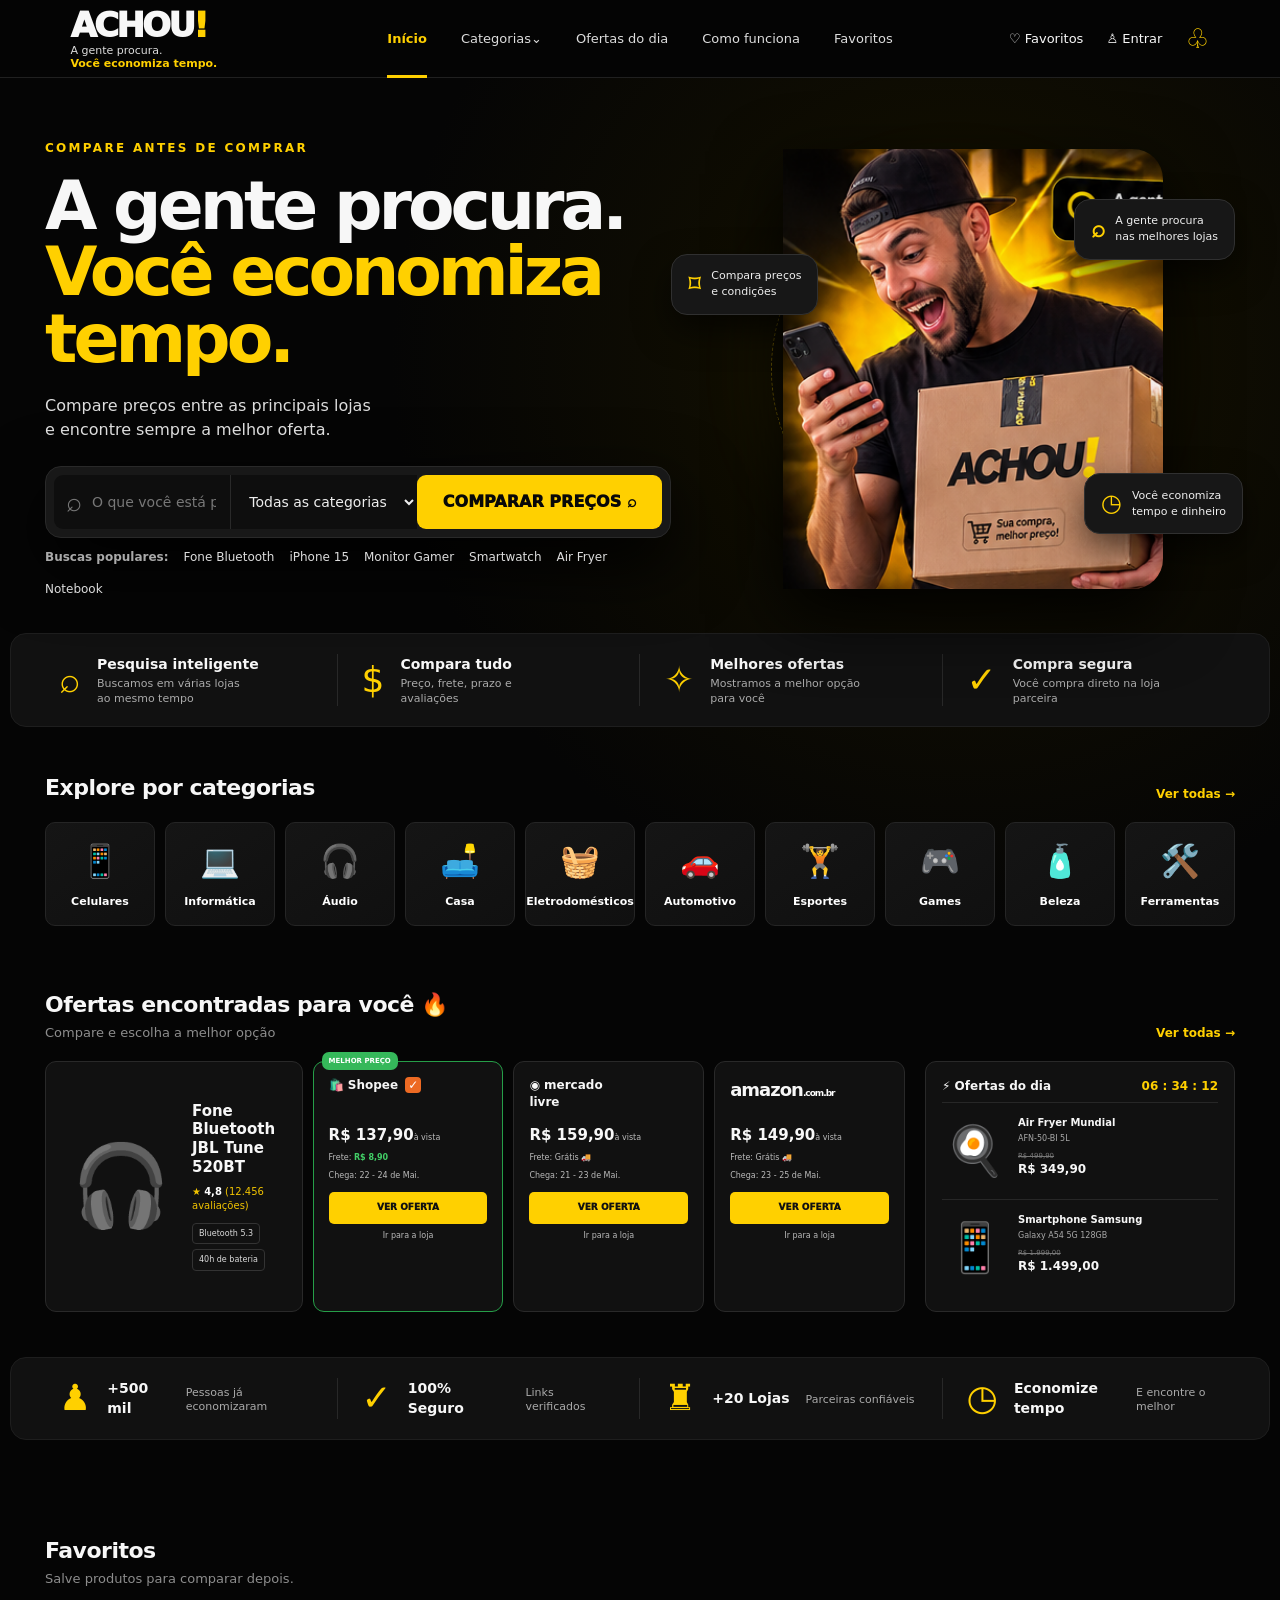
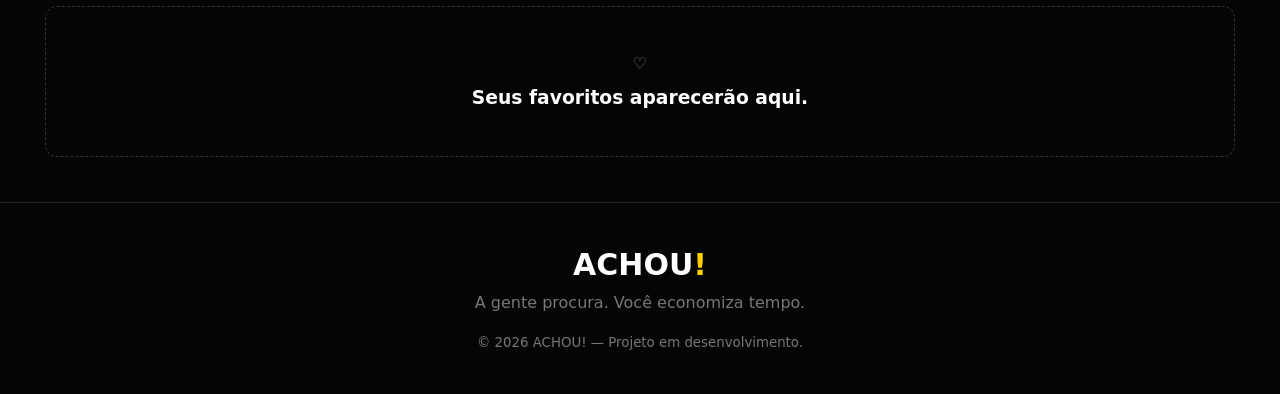
<file: index.html>
<!DOCTYPE html>
<html lang="pt-BR">
<head>
<meta charset="UTF-8">
<meta name="viewport" content="width=device-width, initial-scale=1.0">
<meta name="theme-color" content="#070707">
<meta name="description" content="ACHOU! — compare preços, frete, prazo e avaliações em um só lugar.">
<title>ACHOU! — A gente procura. Você economiza tempo.</title>
<link rel="manifest" href="./manifest.json">
<link rel="stylesheet" href="./styles.css">
</head>
<body>
<header class="header">
  <a class="brand" href="#inicio">
    <div class="brand-name">ACHOU<span>!</span></div>
    <div class="brand-sub">A gente procura.<br><b>Você economiza tempo.</b></div>
  </a>
  <nav class="nav">
    <a class="active" href="#inicio">Início</a>
    <a href="#categorias">Categorias <span>⌄</span></a>
    <a href="#ofertas">Ofertas do dia</a>
    <a href="#como-funciona">Como funciona</a>
    <a href="#favoritos">Favoritos</a>
  </nav>
  <div class="header-actions">
    <a href="#favoritos">♡ <span>Favoritos</span></a>
    <a href="#entrar">♙ <span>Entrar</span></a>
    <a class="bag" href="#ofertas">♧</a>
  </div>
</header>

<main id="inicio">
<section class="hero">
  <div class="hero-left">
    <div class="eyebrow">COMPARE ANTES DE COMPRAR</div>
    <h1>A gente procura.<br><span>Você economiza tempo.</span></h1>
    <p class="hero-text">Compare preços entre as principais lojas<br class="desktop"> e encontre sempre a melhor oferta.</p>

    <form class="search-box" id="searchForm">
      <div class="input-wrap">
        <span class="search-icon">⌕</span>
        <input id="search" type="search" placeholder="O que você está procurando?" autocomplete="off">
      </div>
      <select id="category" aria-label="Categoria">
        <option value="">Todas as categorias</option>
        <option>Celulares</option><option>Informática</option><option>Áudio</option>
        <option>Casa</option><option>Eletrodomésticos</option><option>Automotivo</option>
        <option>Esportes</option><option>Games</option><option>Beleza</option><option>Ferramentas</option>
      </select>
      <button type="submit">COMPARAR PREÇOS <span>⌕</span></button>
    </form>

    <div class="popular"><b>Buscas populares:</b>
      <button type="button">Fone Bluetooth</button><button type="button">iPhone 15</button>
      <button type="button">Monitor Gamer</button><button type="button">Smartwatch</button>
      <button type="button">Air Fryer</button><button type="button">Notebook</button>
    </div>
  </div>

  <div class="hero-visual">
    <div class="hero-orbit"></div>
    <div class="hero-person hero-person-image">
      <img src="./hero-person-tight.png" alt="Pessoa surpresa ao encontrar uma ótima compra no ACHOU!">
    </div>
    <div class="bubble bubble-1"><b>⌑</b><span>Compara preços<br>e condições</span></div>
    <div class="bubble bubble-2"><b>⌕</b><span>A gente procura<br>nas melhores lojas</span></div>
    <div class="bubble bubble-3"><b>◷</b><span>Você economiza<br>tempo e dinheiro</span></div>
  </div>
</section>

<section class="benefits" id="como-funciona">
  <article><span>⌕</span><div><b>Pesquisa inteligente</b><small>Buscamos em várias lojas<br>ao mesmo tempo</small></div></article>
  <article><span>$</span><div><b>Compara tudo</b><small>Preço, frete, prazo e<br>avaliações</small></div></article>
  <article><span>✧</span><div><b>Melhores ofertas</b><small>Mostramos a melhor opção<br>para você</small></div></article>
  <article><span>✓</span><div><b>Compra segura</b><small>Você compra direto na loja<br>parceira</small></div></article>
</section>

<section class="section" id="categorias">
  <div class="section-title"><h2>Explore por categorias</h2><a href="#categorias">Ver todas →</a></div>
  <div class="category-grid">
    <button data-category="Celulares"><span>📱</span><b>Celulares</b></button>
    <button data-category="Informática"><span>💻</span><b>Informática</b></button>
    <button data-category="Áudio"><span>🎧</span><b>Áudio</b></button>
    <button data-category="Casa"><span>🛋️</span><b>Casa</b></button>
    <button data-category="Eletrodomésticos"><span>🧺</span><b>Eletrodomésticos</b></button>
    <button data-category="Automotivo"><span>🚗</span><b>Automotivo</b></button>
    <button data-category="Esportes"><span>🏋️</span><b>Esportes</b></button>
    <button data-category="Games"><span>🎮</span><b>Games</b></button>
    <button data-category="Beleza"><span>🧴</span><b>Beleza</b></button>
    <button data-category="Ferramentas"><span>🛠️</span><b>Ferramentas</b></button>
  </div>
</section>

<section class="section offers" id="ofertas">
  <div class="section-title"><div><h2>Ofertas encontradas para você 🔥</h2><p>Compare e escolha a melhor opção</p></div><a href="#ofertas">Ver todas →</a></div>
  <div class="offer-layout">
    <div class="products">
      <article class="product-main"><div class="product-img">🎧</div><div><h3>Fone Bluetooth JBL Tune 520BT</h3><p class="rating">★ <b>4,8</b> (12.456 avaliações)</p><div class="chips"><span>Bluetooth 5.3</span><span>40h de bateria</span></div></div></article>
      <article class="store-card best"><div class="store">🛍️ Shopee <span>✓</span></div><strong>R$ 137,90</strong><small>à vista</small><p>Frete: <b>R$ 8,90</b></p><p>Chega: 22 - 24 de Mai.</p><button>VER OFERTA</button><em>Ir para a loja</em></article>
      <article class="store-card"><div class="store">◉ mercado<br>livre</div><strong>R$ 159,90</strong><small>à vista</small><p>Frete: Grátis 🚚</p><p>Chega: 21 - 23 de Mai.</p><button>VER OFERTA</button><em>Ir para a loja</em></article>
      <article class="store-card"><div class="store amazon">amazon<small>.com.br</small></div><strong>R$ 149,90</strong><small>à vista</small><p>Frete: Grátis 🚚</p><p>Chega: 23 - 25 de Mai.</p><button>VER OFERTA</button><em>Ir para a loja</em></article>
    </div>
    <aside class="daily"><div class="daily-head"><b>⚡ Ofertas do dia</b><span>06 : 34 : 12</span></div>
      <div class="daily-item"><span>🍳</span><div><b>Air Fryer Mundial</b><small>AFN-50-BI 5L</small><del>R$ 499,90</del><strong>R$ 349,90</strong></div></div>
      <div class="daily-item"><span>📱</span><div><b>Smartphone Samsung</b><small>Galaxy A54 5G 128GB</small><del>R$ 1.999,00</del><strong>R$ 1.499,00</strong></div></div>
    </aside>
  </div>
</section>

<section class="trust">
  <div><span>♟</span><b>+500 mil</b><small>Pessoas já economizaram</small></div>
  <div><span>✓</span><b>100% Seguro</b><small>Links verificados</small></div>
  <div><span>♜</span><b>+20 Lojas</b><small>Parceiras confiáveis</small></div>
  <div><span>◷</span><b>Economize tempo</b><small>E encontre o melhor</small></div>
</section>

<section class="results section" id="resultados" hidden>
  <div class="section-title"><div><h2>Resultados para você</h2><p>Ofertas demonstrativas enquanto a integração com lojas é preparada.</p></div><button id="clearResults">Limpar</button></div>
  <div class="result-grid" id="resultGrid"></div>
</section>

<section class="section favorites" id="favoritos">
  <div class="section-title"><div><h2>Favoritos</h2><p>Salve produtos para comparar depois.</p></div></div>
  <div class="empty">♡<h3>Seus favoritos aparecerão aqui.</h3></div>
</section>
</main>

<footer id="entrar"><b>ACHOU<span>!</span></b><p>A gente procura. Você economiza tempo.</p><small>© 2026 ACHOU! — Projeto em desenvolvimento.</small></footer>
<script src="./app.js"></script>
</body>
</html>
</file>
<file: styles.css>
*{box-sizing:border-box;margin:0;padding:0}
:root{--bg:#050505;--panel:#101010;--panel2:#151515;--line:#242424;--muted:#8d8d8d;--text:#f7f7f7;--yellow:#ffd000;--yellow2:#ffdf45;--green:#34c759}
html{scroll-behavior:smooth}
body{font-family:Inter,ui-sans-serif,system-ui,-apple-system,BlinkMacSystemFont,"Segoe UI",sans-serif;background:radial-gradient(circle at 75% 18%,#171300 0,#050505 30%),var(--bg);color:var(--text);line-height:1.45;overflow-x:hidden}
button,input,select{font:inherit}button{cursor:pointer}a{color:inherit;text-decoration:none}
.header{height:78px;border-bottom:1px solid #202020;display:grid;grid-template-columns:245px 1fr 245px;align-items:center;padding:0 5.5%;gap:20px;background:rgba(5,5,5,.94);backdrop-filter:blur(12px);position:sticky;top:0;z-index:20}
.brand{line-height:1}.brand-name{font-size:34px;font-weight:950;letter-spacing:-2.7px}.brand-name span,footer span{color:var(--yellow)}
.brand-sub{font-size:11px;color:#ddd;margin-top:3px;line-height:1.15}.brand-sub b{color:var(--yellow)}
.nav{display:flex;justify-content:center;gap:34px;font-size:13px;color:#ddd}.nav a{height:78px;display:flex;align-items:center;position:relative;white-space:nowrap}.nav a.active{color:var(--yellow);font-weight:800}.nav a.active:after{content:"";position:absolute;bottom:0;left:0;right:0;height:3px;background:var(--yellow)}
.header-actions{display:flex;justify-content:flex-end;align-items:center;gap:23px;font-size:13px}.header-actions a{white-space:nowrap}.bag{font-size:27px;color:var(--yellow)}
.hero{max-width:1260px;margin:auto;min-height:555px;display:grid;grid-template-columns:1fr .9fr;align-items:center;padding:55px 35px 28px;position:relative}
.hero-left{z-index:3}.eyebrow{color:var(--yellow);font-weight:900;letter-spacing:2.3px;font-size:12px;margin-bottom:16px}
.hero h1{font-size:clamp(52px,5.3vw,75px);line-height:.98;letter-spacing:-4px;margin-bottom:22px}.hero h1 span{color:var(--yellow)}
.hero-text{font-size:16px;color:#ddd;margin-bottom:25px}
.search-box{display:grid;grid-template-columns:1.6fr .8fr auto;gap:0;background:#181818;border:1px solid #292929;border-radius:16px;padding:8px;max-width:930px;box-shadow:0 25px 70px #000}
.input-wrap,.search-box select{min-height:54px;background:#0e0e0e;border:0;color:#eee}.input-wrap{display:flex;align-items:center;border-radius:9px 0 0 9px}
.search-icon{font-size:27px;color:#777;margin:0 10px 0 12px}.input-wrap input{width:100%;background:transparent;border:0;outline:0;color:#fff;font-size:14px}.input-wrap input::placeholder{color:#777}
.search-box select{padding:0 14px;border-left:1px solid #292929;outline:0;font-size:14px}.search-box button{border:0;border-radius:9px;background:var(--yellow);color:#080808;font-weight:950;padding:0 25px;min-width:245px}.search-box button:hover{background:var(--yellow2)}
.popular{font-size:12px;color:#999;margin-top:11px;display:flex;gap:15px;flex-wrap:wrap;align-items:center}.popular b{color:#aaa}.popular button{background:none;border:0;color:#ddd}.popular button:hover{color:var(--yellow)}
.hero-visual{height:440px;position:relative;display:flex;align-items:center;justify-content:center}
.hero-orbit{position:absolute;width:365px;height:365px;border-radius:50%;border:1px dashed #806900;box-shadow:0 0 90px #ffd00012;transform:rotate(-18deg)}
.hero-orbit:after{content:"";position:absolute;inset:45px;border:1px solid #4c4100;border-radius:50%}
.hero-person{position:relative;width:420px;height:440px;z-index:2;filter:drop-shadow(0 25px 35px #000);overflow:hidden;border-radius:30px}.hero-person-image img{position:absolute;width:390px;height:auto;max-width:none;right:-10px;top:-5px}
.person-head{position:absolute;width:92px;height:104px;border-radius:45% 45% 48% 48%;background:linear-gradient(135deg,#c98758,#8a4d2d);left:58px;top:27px}
.person-head:before{content:"";position:absolute;width:94px;height:48px;left:-1px;top:-4px;border-radius:55px 55px 18px 18px;background:#151515}
.person-head:after{content:"";position:absolute;width:62px;height:14px;left:15px;top:70px;border-bottom:3px solid #63331f;border-radius:50%}
.person-body{position:absolute;width:174px;height:205px;left:16px;top:115px;border-radius:70px 70px 22px 22px 50%;background:linear-gradient(100deg,#161616,#282828 52%,#0c0c0c)}
.person-body:after{content:"";position:absolute;width:90px;height:155px;right:-30px;top:60px;background:#b96f45;transform:rotate(-27deg);border-radius:50px;opacity:.85}
.person-phone{position:absolute;width:50px;height:92px;right:3px;top:170px;border-radius:9px;background:#050505;border:3px solid #555;transform:rotate(-18deg);z-index:4;box-shadow:0 0 0 3px #111}.person-phone:after{content:"";position:absolute;width:8px;height:8px;border-radius:50%;background:#777;top:7px;right:7px}
.bubble{position:absolute;background:#171717;border:1px solid #303030;border-radius:16px;padding:12px 16px;display:flex;align-items:center;gap:10px;font-size:11px;box-shadow:0 15px 35px #0009;z-index:5}.bubble b{font-size:24px;color:var(--yellow)}.bubble span{color:#eee}.bubble-1{left:0;top:105px}.bubble-2{right:0;top:50px}.bubble-3{right:-8px;bottom:55px}
.benefits,.trust{max-width:1260px;margin:0 auto;background:#111;border:1px solid #1e1e1e;border-radius:16px;display:grid;grid-template-columns:repeat(4,1fr);padding:20px 24px}
.benefits article,.trust>div{display:flex;align-items:center;gap:16px;padding:0 24px;border-right:1px solid #282828}.benefits article:last-child,.trust>div:last-child{border-right:0}
.benefits article>span,.trust span{font-size:36px;color:var(--yellow);line-height:1}.benefits b,.trust b{display:block;font-size:14px}.benefits small,.trust small{display:block;color:#aaa;font-size:11px;line-height:1.3;margin-top:3px}
.section{max-width:1260px;margin:auto;padding:45px 35px}.section-title{display:flex;justify-content:space-between;align-items:end;margin-bottom:18px;gap:20px}.section-title h2{font-size:22px;letter-spacing:-.5px}.section-title p{color:#8d8d8d;font-size:13px;margin-top:3px}.section-title a{color:var(--yellow);font-size:12px;font-weight:800}
.category-grid{display:grid;grid-template-columns:repeat(10,1fr);gap:10px}.category-grid button{min-height:104px;border:1px solid #252525;background:linear-gradient(145deg,#151515,#101010);border-radius:10px;color:#fff;display:flex;flex-direction:column;align-items:center;justify-content:center;gap:9px;transition:.18s}.category-grid button:hover{border-color:#806900;transform:translateY(-3px);box-shadow:0 12px 25px #000}.category-grid span{font-size:32px}.category-grid b{font-size:11px}
.offers{padding-top:18px}.offer-layout{display:grid;grid-template-columns:1fr 310px;gap:20px}.products{display:grid;grid-template-columns:1.35fr repeat(3,1fr);gap:10px}.product-main,.store-card,.daily{background:#111;border:1px solid #292929;border-radius:11px}.product-main{padding:17px;display:grid;grid-template-columns:115px 1fr;gap:14px;align-items:center}.product-img{font-size:80px;text-align:center}.product-main h3{font-size:15px;line-height:1.25}.rating{color:#f2c400;font-size:10px;margin-top:8px}.rating b{color:#fff}.chips{display:flex;gap:5px;flex-wrap:wrap;margin-top:9px}.chips span{font-size:8px;border:1px solid #333;border-radius:4px;padding:4px 6px;color:#ddd}
.store-card{padding:15px;position:relative}.store-card.best{border-color:#269e48}.store-card.best:before{content:"MELHOR PREÇO";position:absolute;left:8px;top:-10px;background:#35b85a;color:#fff;border-radius:7px;padding:4px 7px;font-size:7px;font-weight:900}.store{font-weight:800;font-size:12px;min-height:36px}.store>span{color:#fff;background:#ed6a23;border-radius:4px;padding:1px 3px;margin-left:3px}.store-card strong{display:inline-block;font-size:15px;margin-top:12px}.store-card>small{font-size:8px;color:#bbb}.store-card p{font-size:8px;color:#bbb;margin-top:6px}.store-card p b{color:#42cf67}.store-card button{width:100%;border:0;border-radius:5px;background:var(--yellow);color:#111;font-size:9px;font-weight:950;padding:9px;margin-top:11px}.store-card em{display:block;text-align:center;color:#bbb;font-style:normal;font-size:8px;margin-top:6px}.amazon{font-size:18px;letter-spacing:-1px}.amazon small{font-size:9px;color:#fff}
.daily{padding:16px}.daily-head{display:flex;justify-content:space-between;font-size:12px;margin-bottom:7px}.daily-head span{color:var(--yellow);font-weight:900}.daily-item{display:grid;grid-template-columns:65px 1fr;gap:11px;padding:13px 0;border-top:1px solid #272727}.daily-item>span{font-size:48px;text-align:center}.daily-item b,.daily-item small,.daily-item del,.daily-item strong{display:block}.daily-item b{font-size:10px}.daily-item small{font-size:8px;color:#aaa;margin:3px 0 6px}.daily-item del{font-size:7px;color:#777}.daily-item strong{font-size:12px}.trust{margin-bottom:50px}.results{border-top:1px solid #222}.result-grid{display:grid;grid-template-columns:repeat(3,1fr);gap:12px}.result-card{background:#111;border:1px solid #292929;border-radius:12px;padding:20px}.result-card h3{margin:9px 0;font-size:17px}.result-card .price{font-size:24px;font-weight:950;color:var(--yellow)}.result-card p{color:#888;font-size:12px}.section-title>button{border:1px solid #333;background:#111;color:#aaa;border-radius:8px;padding:8px 12px}.empty{border:1px dashed #333;border-radius:12px;padding:45px;text-align:center;color:#777}.empty h3{color:#fff;margin-top:8px}footer{border-top:1px solid #222;text-align:center;padding:40px 20px;color:#777}footer b{font-size:30px;color:#fff}footer p{margin:5px 0 16px}
@media(max-width:1050px){.header{grid-template-columns:190px 1fr 180px;padding:0 25px}.nav{gap:16px}.header-actions{gap:12px}.category-grid{grid-template-columns:repeat(5,1fr)}.products{grid-template-columns:1fr 1fr}.product-main{grid-column:1/-1}.offer-layout{grid-template-columns:1fr}.daily{display:grid;grid-template-columns:1fr 1fr;gap:10px}.daily-head{grid-column:1/-1}.daily-item{border-top:0;border-left:1px solid #272727;padding-left:10px}.daily-item:first-of-type{border-left:0}.hero{grid-template-columns:1fr .8fr}.hero-person{transform:scale(.82)}}
@media(max-width:780px){.header{height:70px;display:flex;justify-content:space-between;padding:0 17px;position:sticky}.brand-name{font-size:29px}.brand-sub{font-size:9px}.nav{display:none}.header-actions{gap:13px}.header-actions a span{display:none}.header-actions a{font-size:22px}.bag{font-size:25px}.hero{display:block;padding:40px 18px 22px;min-height:auto}.eyebrow{font-size:10px;letter-spacing:2px}.hero h1{font-size:48px;letter-spacing:-3.1px;line-height:.98}.hero-text{font-size:15px;margin-bottom:22px}.desktop{display:none}.search-box{grid-template-columns:1fr;padding:7px;gap:7px}.input-wrap,.search-box select{border:1px solid #292929;border-radius:10px}.search-box button{min-height:54px;min-width:0}.popular{gap:8px;font-size:10px}.popular button{font-size:10px}.hero-visual{height:235px;margin-top:12px}.hero-orbit{width:210px;height:210px}.hero-orbit:after{inset:28px}.hero-person{transform:scale(.56) translateY(5px);margin-left:auto;margin-right:auto}.bubble{padding:9px 10px;font-size:8px}.bubble b{font-size:18px}.bubble-1{left:0;top:22px}.bubble-2{right:0;top:0}.bubble-3{right:0;bottom:4px}.benefits,.trust{margin:0 18px;grid-template-columns:1fr 1fr;padding:4px 7px}.benefits article,.trust>div{padding:15px 9px;border-right:0;border-bottom:1px solid #252525}.benefits article:nth-child(odd),.trust>div:nth-child(odd){border-right:1px solid #252525}.benefits article:nth-last-child(-n+2),.trust>div:nth-last-child(-n+2){border-bottom:0}.benefits article>span,.trust span{font-size:26px}.benefits b,.trust b{font-size:11px}.benefits small,.trust small{font-size:8px}.section{padding:40px 18px}.category-grid{grid-template-columns:repeat(5,122px);gap:7px;overflow-x:auto;padding-bottom:6px}.category-grid button{min-height:90px}.category-grid span{font-size:27px}.category-grid b{font-size:9px}.section-title h2{font-size:19px}.offer-layout{display:block}.products{display:flex;overflow-x:auto;padding:7px 0 10px;scroll-snap-type:x mandatory}.product-main,.store-card{min-width:245px;scroll-snap-align:start}.product-main{display:block}.product-img{font-size:78px}.daily{margin-top:10px;display:block}.daily-item{border-top:1px solid #272727!important;border-left:0!important;padding-left:0!important}.trust{margin-bottom:20px}.result-grid{grid-template-columns:1fr}.favorites{padding-bottom:45px}}
@media(max-width:430px){.hero h1{font-size:46px}.category-grid{grid-template-columns:repeat(5,118px)}.products{margin-right:-18px;padding-right:18px}}
</file>
